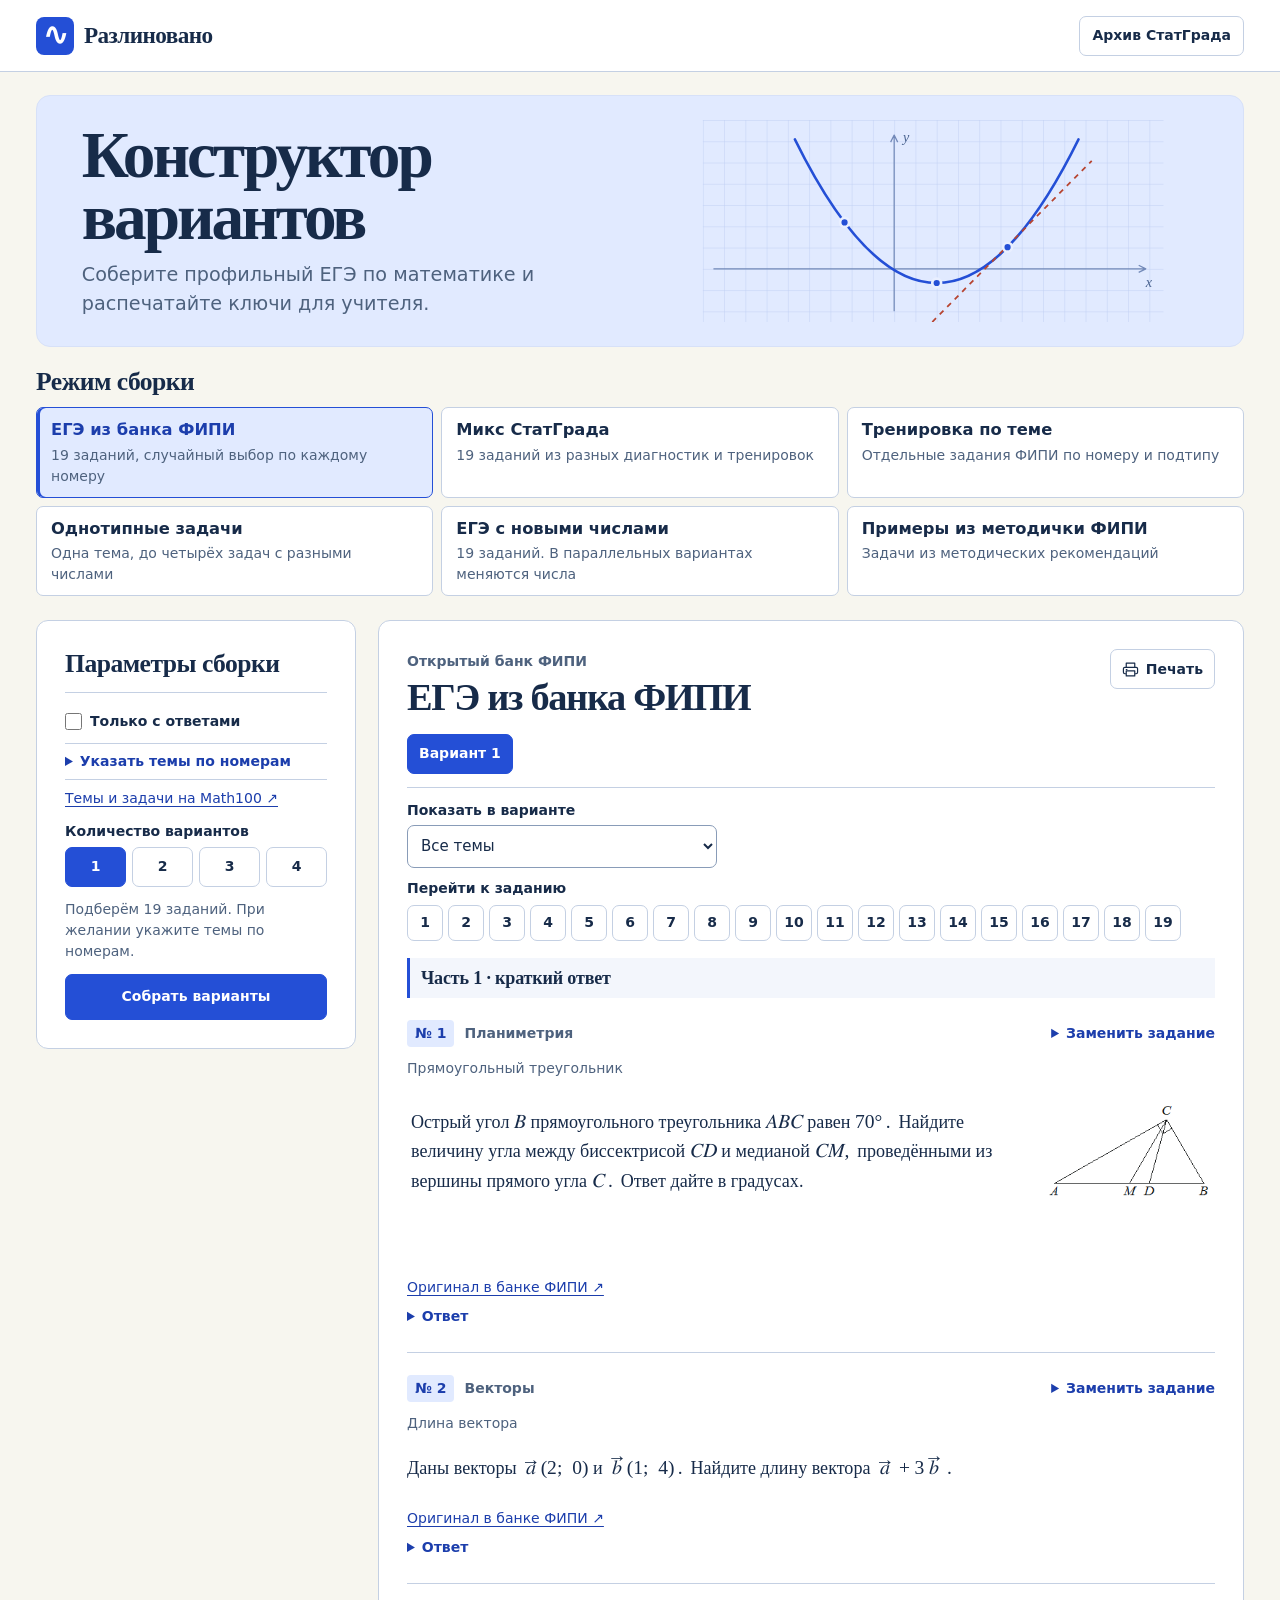
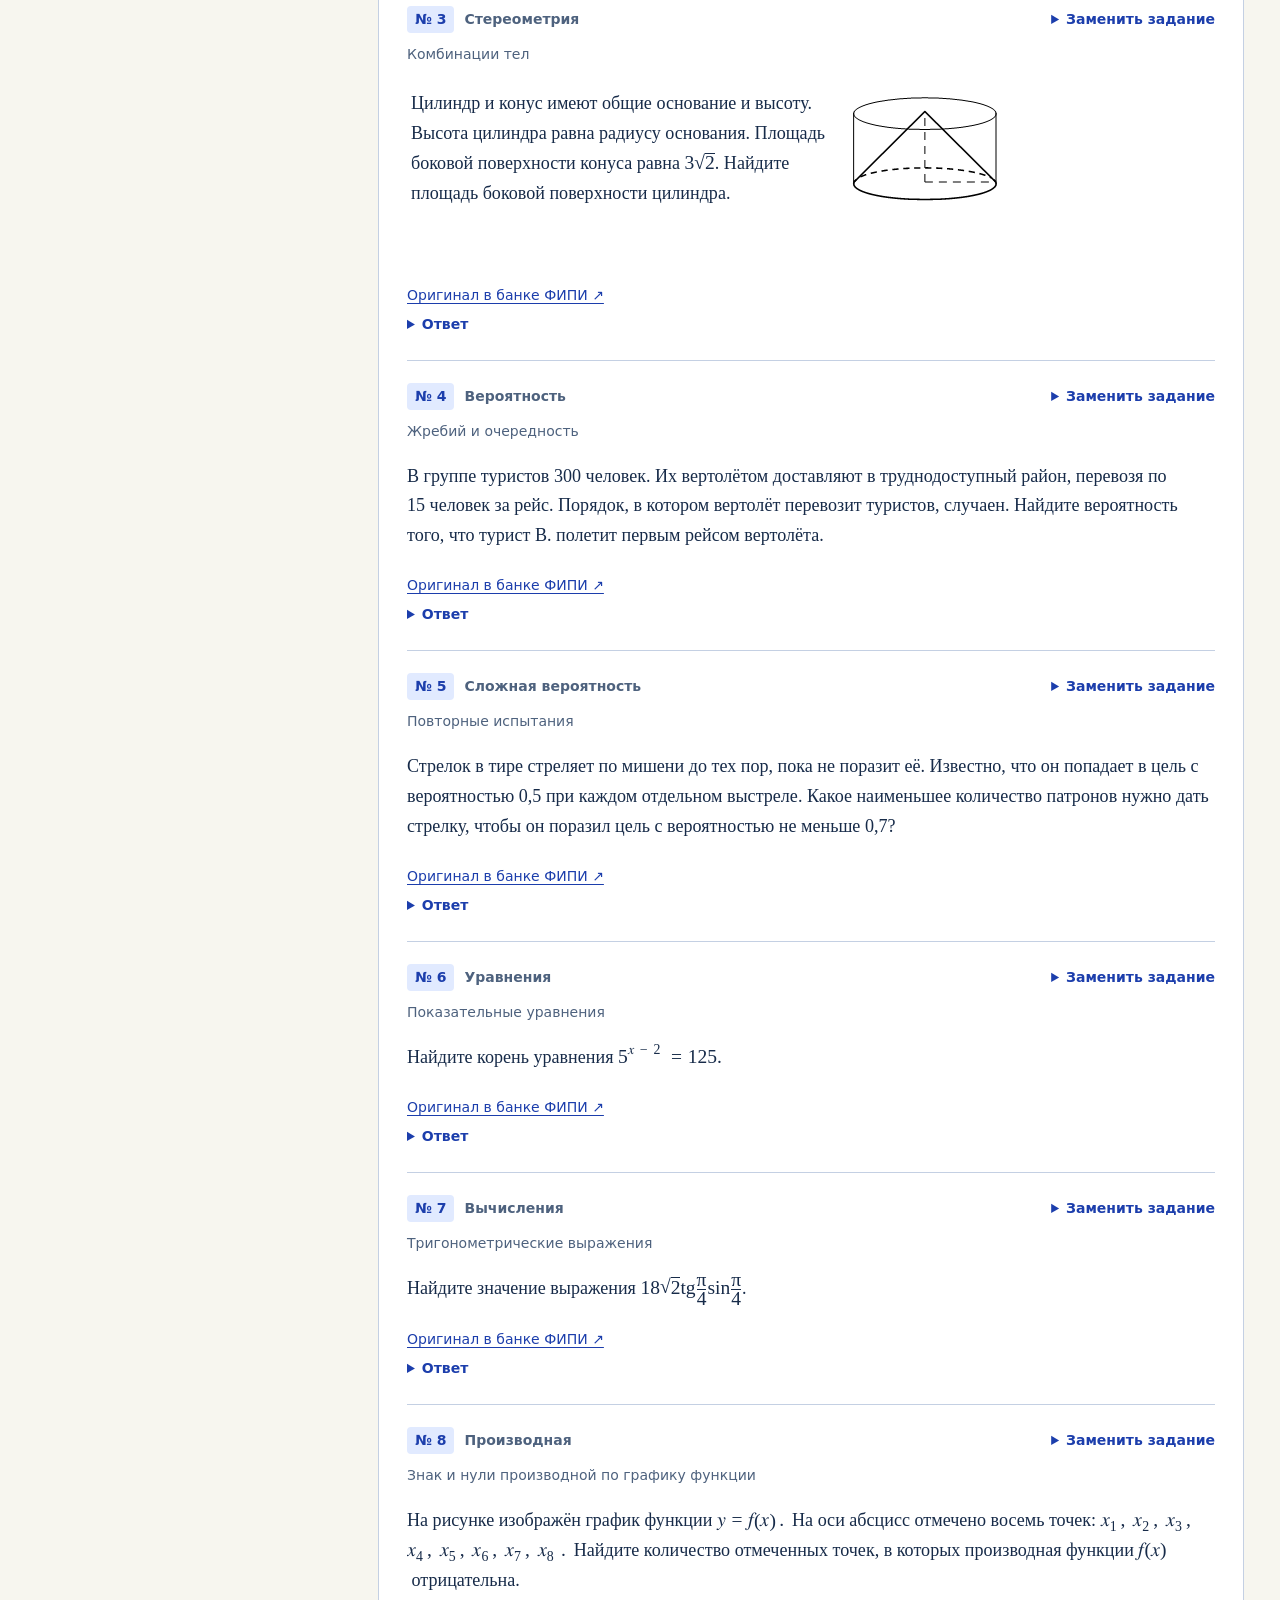
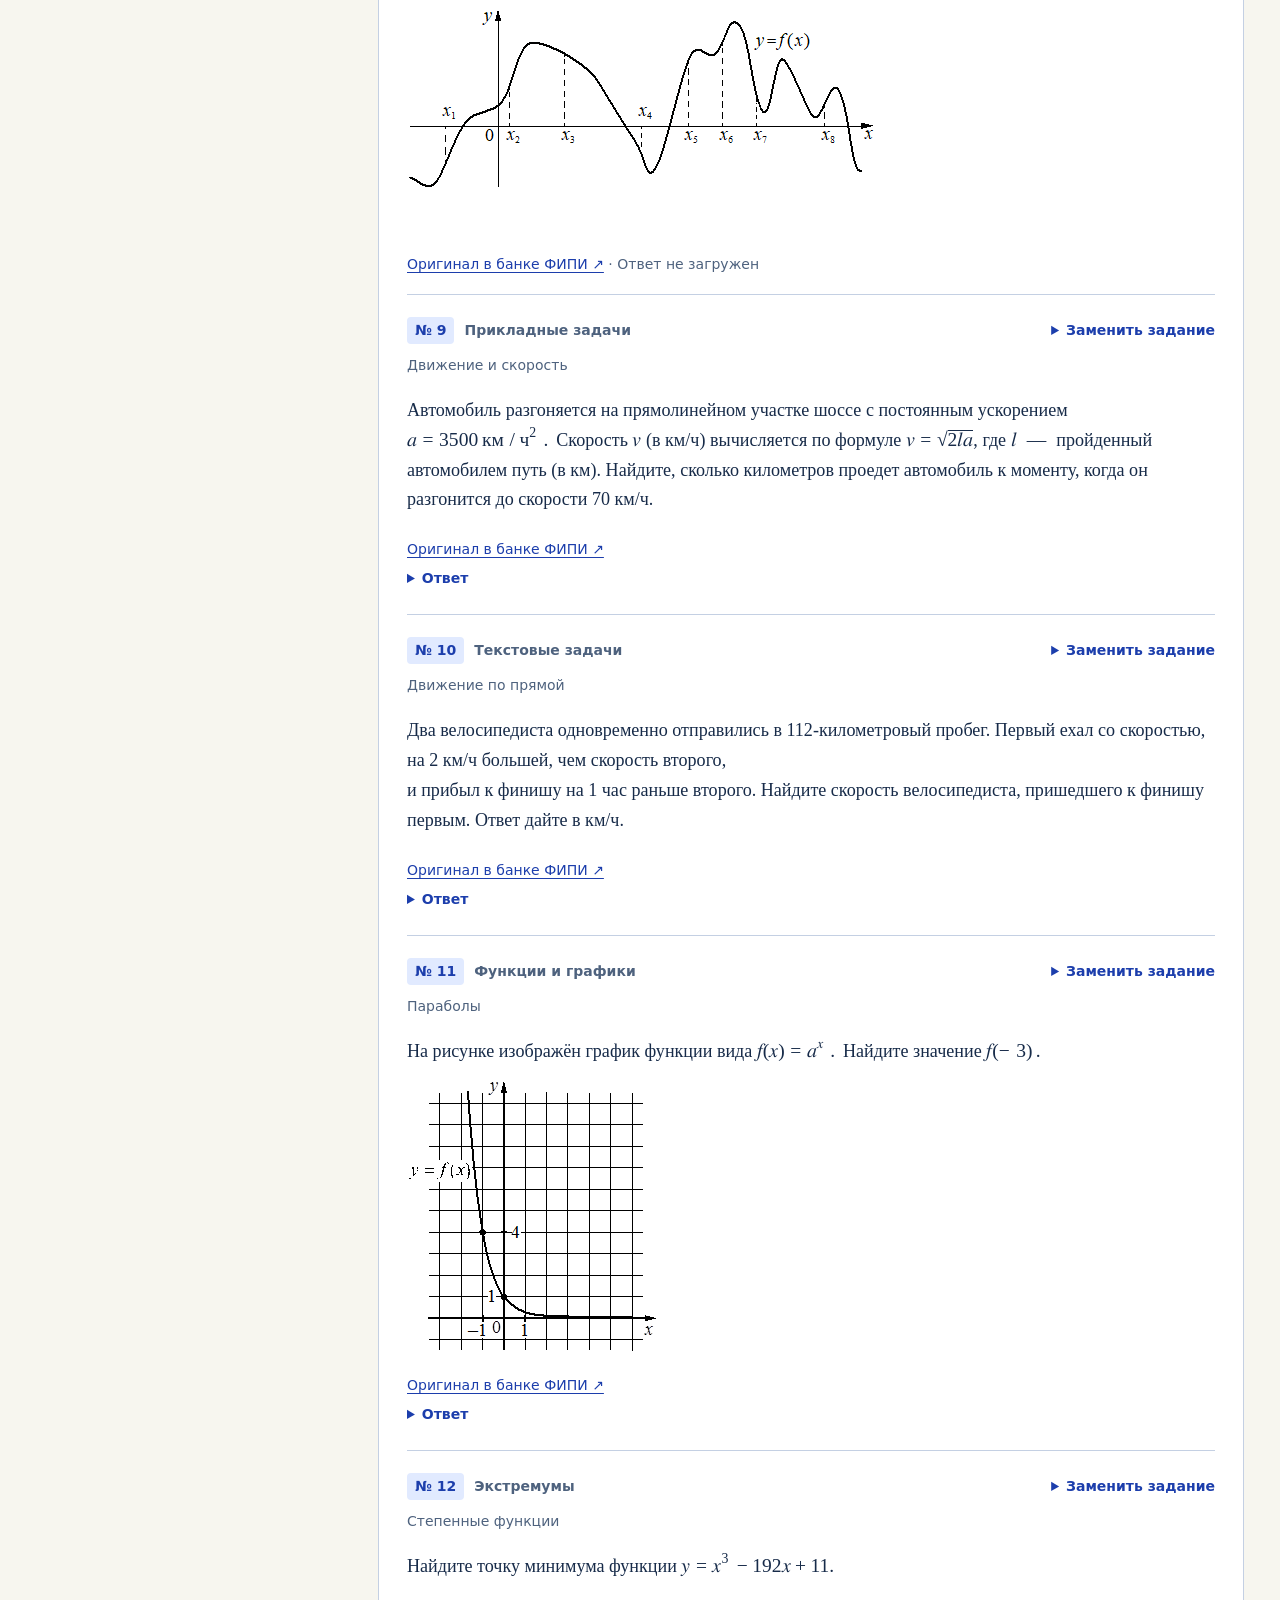
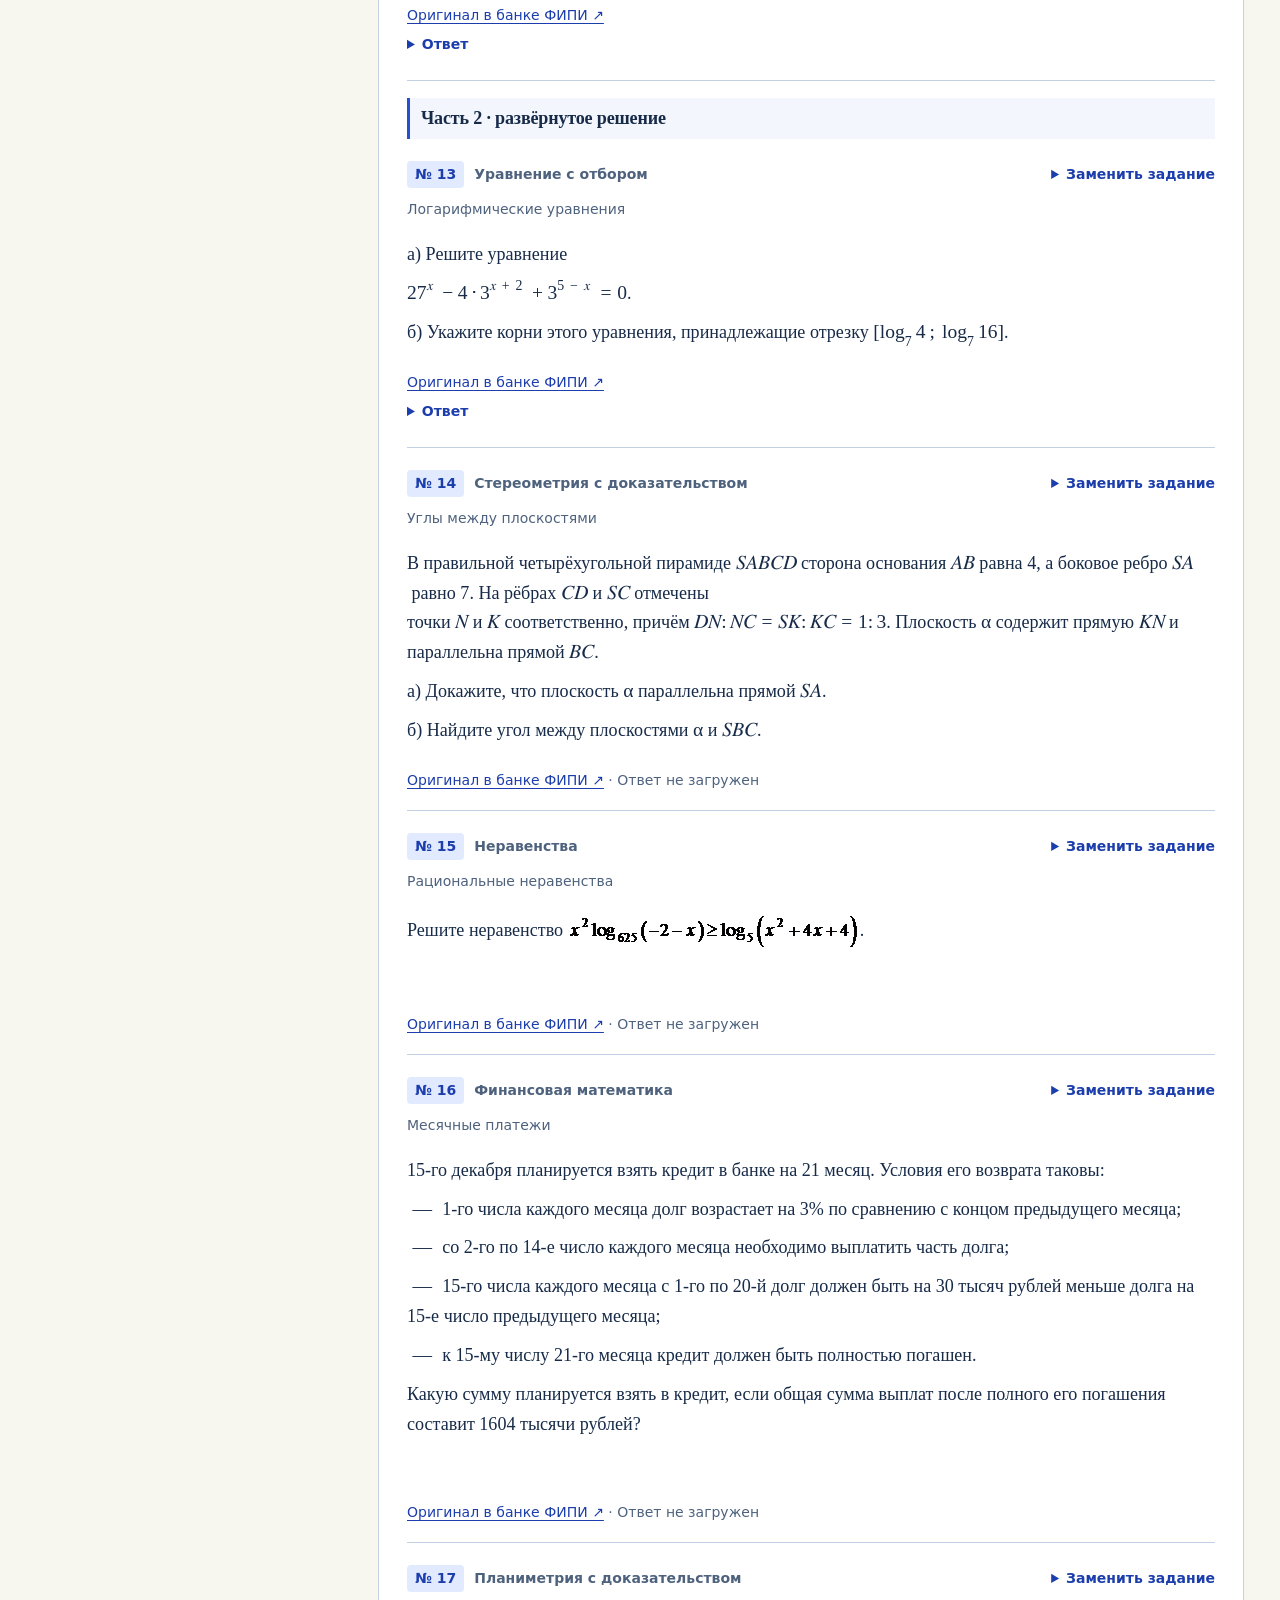
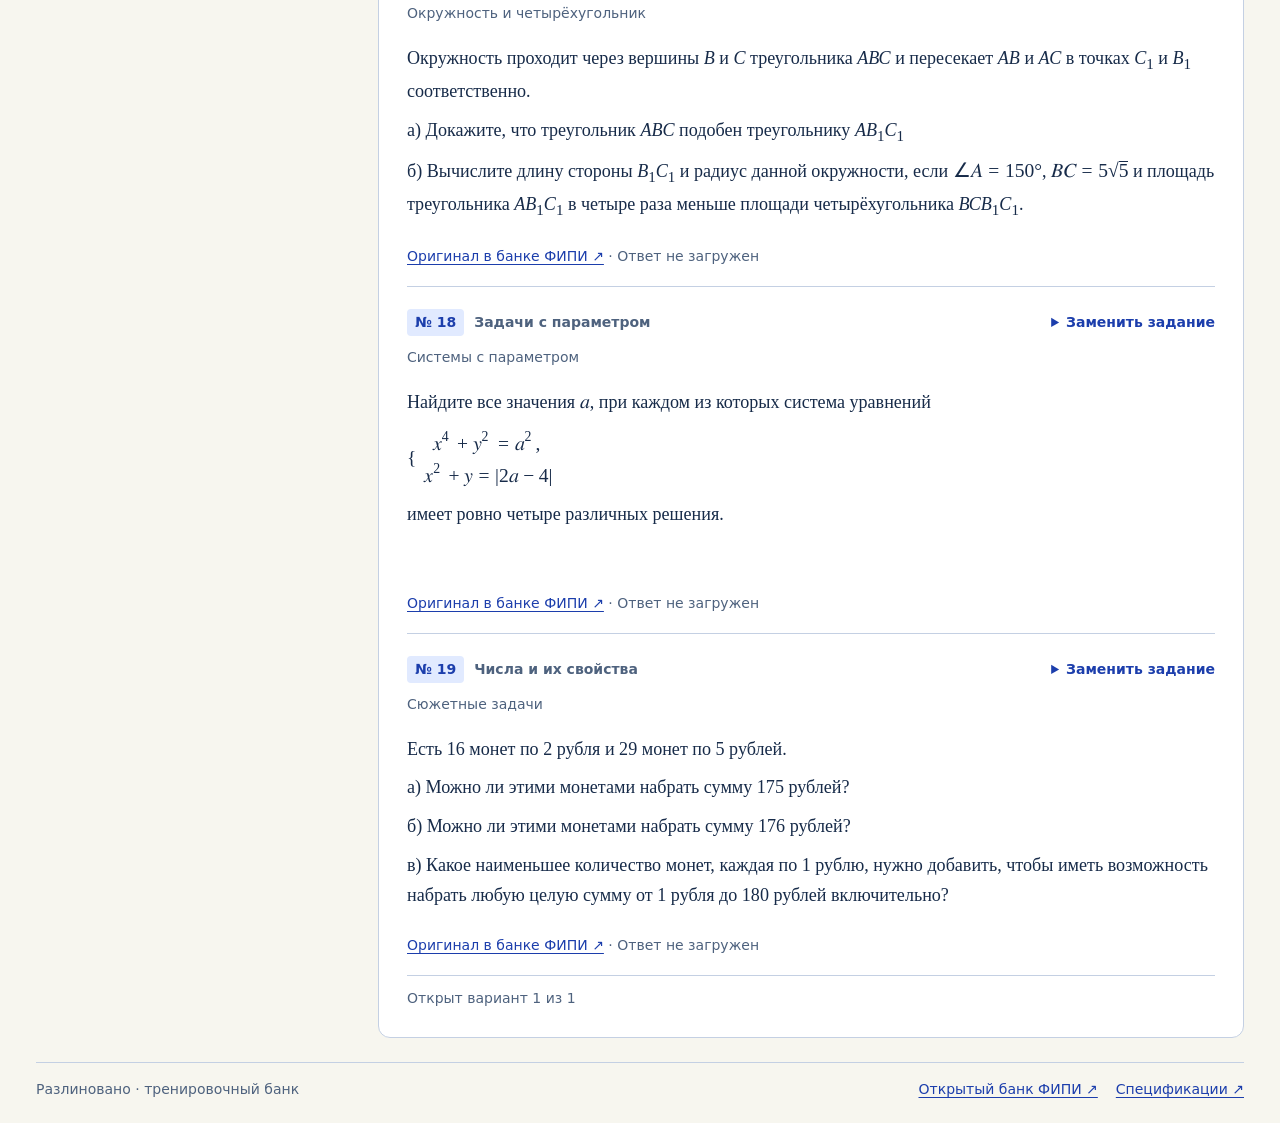
<file: index.html>
<!doctype html>
<html lang="ru">
<head>
  <meta charset="utf-8">
  <meta name="viewport" content="width=device-width, initial-scale=1">
  <meta name="theme-color" content="#f7f6ef">
  <title>Разлиновано — конструктор ЕГЭ</title>
  <link rel="stylesheet" href="style.css?v=workbook1">
</head>
<body>
  <a class="skip-link" href="#builder">К конструктору</a>
  <header class="site-header">
    <div class="wrap top">
      <a class="brand" href="index.html"><b aria-hidden="true">∿</b> Разлиновано</a>
      <a class="header-link" href="statgrad.html">Архив СтатГрада</a>
    </div>
  </header>

  <main class="wrap">
    <section class="hero" aria-labelledby="hero-title">
      <div class="hero-copy">
        <h1 id="hero-title">Конструктор<br class="hero-break"> вариантов</h1>
        <p>Соберите профильный ЕГЭ по математике и распечатайте ключи для учителя.</p>
      </div>
      <svg class="hero-graph" viewBox="0 0 520 228" aria-hidden="true" focusable="false">
        <defs>
          <pattern id="graph-grid" width="24" height="24" patternUnits="userSpaceOnUse">
            <path d="M24 0H0V24" fill="none" stroke="#bdcdf2" stroke-width="1"/>
          </pattern>
        </defs>
        <rect x="0" y="0" width="520" height="228" fill="url(#graph-grid)"/>
        <path d="M12 168H500m-8-4 8 4-8 4M216 216V17m-4 8 4-8 4 8" fill="none" stroke="#7289b8" stroke-width="1.4" stroke-linejoin="round"/>
        <path d="M104 22Q264 346 424 22" fill="none" stroke="#244fd6" stroke-width="3" stroke-linecap="round"/>
        <path d="M259 228 439 46" fill="none" stroke="#b74430" stroke-width="2" stroke-dasharray="6 6"/>
        <g fill="#244fd6" stroke="#e9efff" stroke-width="3">
          <circle cx="160" cy="115.56" r="5"/>
          <circle cx="264" cy="184" r="5"/>
          <circle cx="344" cy="143.5" r="5"/>
        </g>
        <g fill="#48628f" font-family="Georgia, serif" font-style="italic" font-size="16">
          <text x="500" y="188">x</text>
          <text x="226" y="25">y</text>
        </g>
      </svg>
    </section>

    <section class="builder-modes" aria-labelledby="builder">
      <h2 id="builder" tabindex="-1">Режим сборки</h2>
      <div id="mode-cards" class="mode-cards" role="group" aria-labelledby="builder"></div>
    </section>

    <div class="layout">
      <aside class="settings" aria-labelledby="settings-title">
        <h2 id="settings-title">Параметры сборки</h2>
        <select id="mode" hidden aria-label="Что собрать">
          <option value="fipi-exam">ЕГЭ из банка ФИПИ</option>
          <option value="statgrad">Микс СтатГрада</option>
          <option value="fipi">Тренировка по теме</option>
          <option value="series">Однотипные задачи</option>
          <option value="exam">ЕГЭ с новыми числами</option>
          <option value="official">Примеры из методички ФИПИ</option>
        </select>
        <div id="typeBox">
          <label for="type">Номер задания</label>
          <select id="type"></select>
        </div>
        <div id="familyBox">
          <label for="family">Тип задачи</label>
          <select id="family"></select>
        </div>
        <div id="bank-settings" hidden>
          <label class="check-row" for="keys-only"><input type="checkbox" id="keys-only"> Только с ответами</label>
          <div id="original-picker">
            <label for="subtype">Подтип задачи</label>
            <select id="subtype"></select>
            <label for="original-choice">Задание</label>
            <select id="original-choice"></select>
          </div>
          <details id="exam-subtypes" hidden>
            <summary>Указать темы по номерам</summary>
            <div id="exam-subtype-list"></div>
          </details>
          <p class="settings-source"><a id="math100-topics" href="https://math100.ru/ege-profil2024/" target="_blank" rel="noreferrer">Темы и задачи на Math100 ↗</a></p>
        </div>
        <div id="copies">
          <span class="label" id="copies-label">Количество вариантов</span>
          <div id="counts" role="group" aria-labelledby="copies-label"></div>
        </div>
        <p id="help" aria-live="polite"></p>
        <button id="generate" class="primary" type="button">Собрать комплект</button>
      </aside>

      <section class="paper" aria-labelledby="title">
        <div class="paperHead">
          <div><small id="meta"></small><h2 id="title"></h2></div>
          <button id="print" type="button">
            <svg width="17" height="17" viewBox="0 0 24 24" fill="none" stroke="currentColor" stroke-width="1.7" stroke-linecap="round" stroke-linejoin="round" aria-hidden="true" focusable="false">
              <path d="M6 9V3h12v6M6 18H4a2 2 0 0 1-2-2v-5a2 2 0 0 1 2-2h16a2 2 0 0 1 2 2v5a2 2 0 0 1-2 2h-2M6 14h12v7H6zM6 12h1"/>
            </svg>
            Печать
          </button>
        </div>
        <nav id="variants" aria-label="Варианты"></nav>
        <div class="paper-tools">
          <label id="filter-box" hidden>Показать в варианте<select id="topic-filter"></select></label>
          <div class="jump-tools">
            <span id="jump-title">Перейти к заданию</span>
            <div id="jump-list" role="group" aria-labelledby="jump-title" hidden></div>
          </div>
        </div>
        <div id="tasks"></div>
        <div id="message" role="status"></div>
      </section>
    </div>

    <footer>
      <span>Разлиновано · тренировочный банк</span>
      <a href="https://fipi.ru/ege/otkrytyy-bank-zadaniy-ege/" target="_blank" rel="noreferrer">Открытый банк ФИПИ ↗</a>
      <a href="https://fipi.ru/ege/demoversii-specifikacii-kodifikatory" target="_blank" rel="noreferrer">Спецификации ↗</a>
    </footer>
  </main>

  <script src="data/bank.js"></script>
  <script src="data/fipi.js"></script>
  <script src="data/exam-numbers.js"></script>
  <script src="data/statgrad-tasks.js?v=shuffle1"></script>
  <script src="subtypes.js"></script>
  <script src="official-bank.js?v=shuffle1"></script>
  <script src="engine.js"></script>
  <script src="figures.js"></script>
  <script src="app.js?v=workbook1"></script>
</body>
</html>
</file>
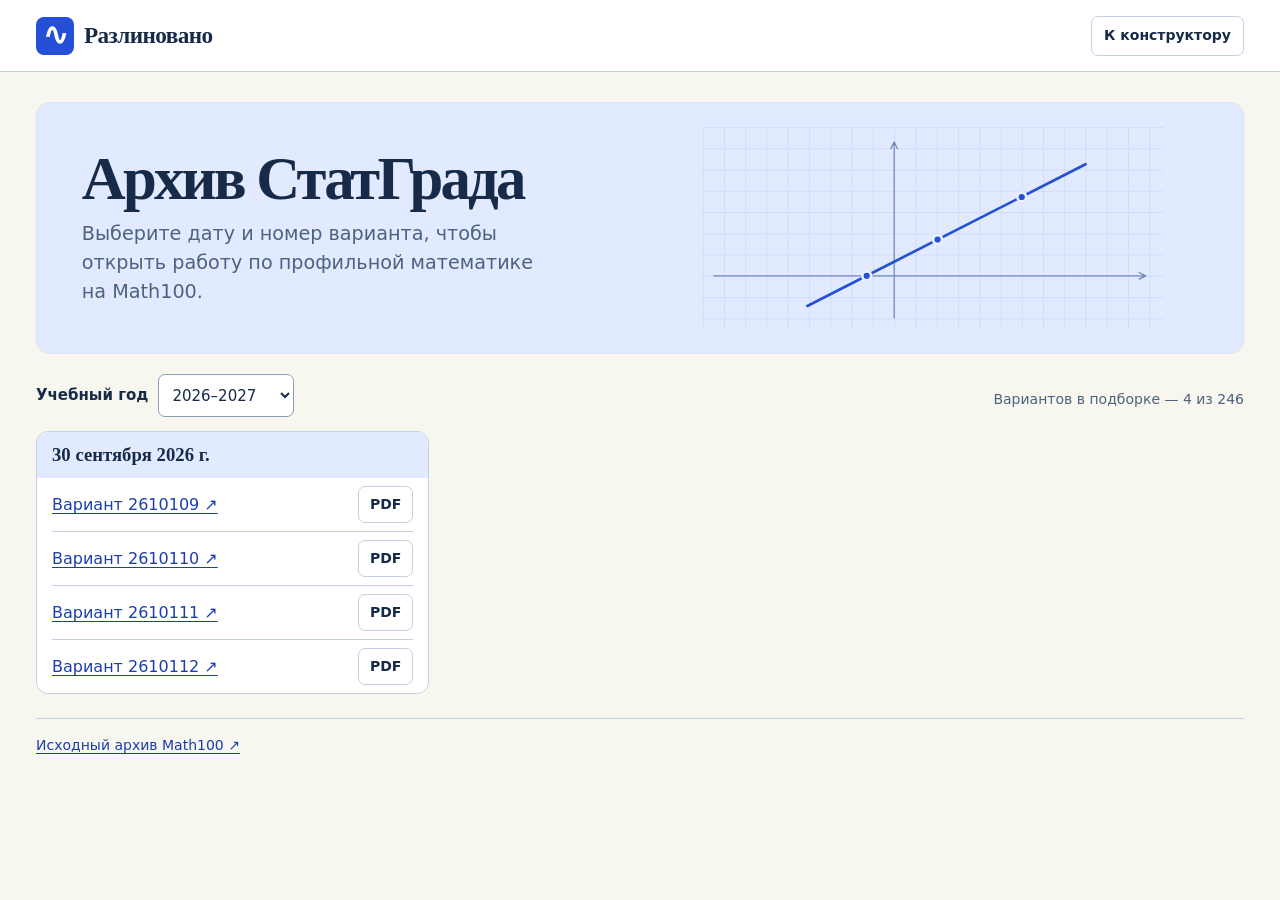
<file: statgrad.html>
<!doctype html>
<html lang="ru">
<head>
  <meta charset="utf-8">
  <meta name="viewport" content="width=device-width,initial-scale=1">
  <meta name="theme-color" content="#f7f6ef">
  <title>Архив СтатГрада · Разлиновано</title>
  <link rel="stylesheet" href="style.css?v=workbook1">
</head>
<body>
  <header class="site-header">
    <div class="wrap top">
      <a class="brand" href="index.html"><b aria-hidden="true">∿</b> Разлиновано</a>
      <a class="header-link" href="index.html">К конструктору</a>
    </div>
  </header>
  <main class="wrap archive">
    <section class="hero" aria-labelledby="archive-title">
      <div class="hero-copy">
        <h1 id="archive-title">Архив СтатГрада</h1>
        <p>Выберите дату и номер варианта, чтобы открыть работу по профильной математике на Math100.</p>
      </div>
      <svg class="hero-graph" viewBox="0 0 520 228" aria-hidden="true" focusable="false">
        <defs>
          <pattern id="archive-grid" width="24" height="24" patternUnits="userSpaceOnUse">
            <path d="M24 0H0V24" fill="none" stroke="#bdcdf2" stroke-width="1"/>
          </pattern>
        </defs>
        <rect width="520" height="228" fill="url(#archive-grid)"/>
        <path d="M12 168H500m-8-4 8 4-8 4M216 216V17m-4 8 4-8 4 8" fill="none" stroke="#7289b8" stroke-width="1.4" stroke-linejoin="round"/>
        <path d="M118 202 432 42" fill="none" stroke="#244fd6" stroke-width="3" stroke-linecap="round"/>
        <g fill="#244fd6" stroke="#e9efff" stroke-width="3">
          <circle cx="185" cy="168" r="5"/>
          <circle cx="265" cy="127" r="5"/>
          <circle cx="360" cy="79" r="5"/>
        </g>
      </svg>
    </section>
    <div class="archive-controls">
      <label>Учебный год<select id="archive-year"></select></label>
      <span id="archive-count" role="status"></span>
    </div>
    <div id="archive-list" class="archive-list"></div>
    <footer><a href="https://math100.ru/egeprofil-statgrad/" target="_blank" rel="noreferrer">Исходный архив Math100 ↗</a></footer>
  </main>
  <dialog id="preview" aria-labelledby="pdf-title">
    <header><h2 id="pdf-title">Просмотр варианта</h2><button type="button" id="close-preview">Закрыть</button></header>
    <iframe title="Документ Math100"></iframe>
    <a id="open-pdf" target="_blank" rel="noreferrer">Открыть PDF в новой вкладке ↗</a>
  </dialog>
  <script src="data/statgrad.js"></script>
  <script>
    const archive = globalThis.statgradArchive;
    const yearSelect = document.getElementById('archive-year');
    const dateFormat = new Intl.DateTimeFormat('ru-RU', {day:'numeric',month:'long',year:'numeric',timeZone:'UTC'});
    function schoolYear(row) {
      const [year, month] = row.date.split('-').map(Number);
      return month >= 9 ? year : year-1;
    }
    const years = [...new Set(archive.map(schoolYear))].sort((a,b)=>b-a);
    yearSelect.add(new Option('Все годы','all'));
    for (const year of years) yearSelect.add(new Option(year+'–'+(year+1),year));
    yearSelect.value = String(years[0]);
    const preview = document.getElementById('preview');
    const frame = preview.querySelector('iframe');
    function showPdf(work) {
      const title = 'Вариант '+work.label+' · '+dateFormat.format(new Date(work.date+'T00:00:00Z'));
      document.getElementById('pdf-title').textContent = title;
      document.getElementById('open-pdf').href = work.viewer;
      frame.title = title;
      frame.src = work.viewer;
      preview.showModal();
    }
    document.getElementById('close-preview').onclick = ()=>preview.close();
    preview.addEventListener('close',()=>frame.removeAttribute('src'));
    function link(url,text) {
      const element = document.createElement('a');
      element.href=url; element.textContent=text; element.target='_blank'; element.rel='noreferrer';
      return element;
    }
    function showWorks() {
      const selected = yearSelect.value;
      const works = archive.filter(work=>selected==='all' || String(schoolYear(work))===selected);
      const byDate = new Map();
      for (const work of works) {
        if (!byDate.has(work.date)) byDate.set(work.date,[]);
        byDate.get(work.date).push(work);
      }
      const list = document.getElementById('archive-list');
      list.replaceChildren();
      for (const date of [...byDate.keys()].sort().reverse()) {
        const section = document.createElement('section');
        const heading = document.createElement('h2');
        heading.textContent = dateFormat.format(new Date(date+'T00:00:00Z'));
        const items = document.createElement('ul');
        for (const work of byDate.get(date)) {
          const item = document.createElement('li');
          item.append(link(work.url,'Вариант '+work.label+' ↗'));
          if (work.viewer) {
            const view = document.createElement('button');
            view.textContent = 'PDF';
            view.setAttribute('aria-label','Посмотреть PDF варианта '+work.label);
            view.addEventListener('click',()=>showPdf(work));
            item.append(view);
          }
          items.append(item);
        }
        section.append(heading,items); list.append(section);
      }
      document.getElementById('archive-count').textContent='Вариантов в подборке — '+works.length+' из '+archive.length;
    }
    yearSelect.addEventListener('change',showWorks);
    showWorks();
  </script>
</body>
</html>
</file>
<file: style.css>
:root {
  --background: #f7f6ef;
  --paper: #fff;
  --ink: #172b49;
  --muted: #4e627e;
  --blue: #244fd6;
  --blue-hover: #1c3eac;
  --blue-wash: #e1eaff;
  --soft: #f3f6fc;
  --line: #c4d0e3;
  --control-line: #899cb8;
  --radius: 12px;
  --display: Georgia, "Times New Roman", serif;
  font: 16px/1.5 "Segoe UI", system-ui, sans-serif;
  color: var(--ink);
  background: var(--background);
}

*, *::before, *::after { box-sizing: border-box; }
body { margin: 0; }
h1, h2, h3, p { margin-top: 0; }
a { color: var(--blue-hover); text-underline-offset: 3px; }
a:hover { color: var(--blue); }

.wrap {
  width: min(1518px, 100%);
  margin-inline: auto;
  padding-inline: clamp(16px, 3vw, 36px);
}

.skip-link {
  position: fixed;
  z-index: 2;
  top: 8px;
  left: 8px;
  padding: 8px 12px;
  background: var(--paper);
  transform: translateY(-150%);
}
.skip-link:focus { transform: none; }

.site-header {
  border-bottom: 1px solid var(--line);
  background: var(--paper);
}
.top {
  display: flex;
  align-items: center;
  justify-content: space-between;
  gap: 12px;
  min-height: 71px;
}
.brand {
  display: inline-flex;
  align-items: center;
  gap: 10px;
  color: var(--ink);
  font: 700 1.45rem/1.2 var(--display);
  letter-spacing: -.025em;
  text-decoration: none;
}
.brand b {
  display: grid;
  place-items: center;
  width: 38px;
  height: 38px;
  border-radius: 8px;
  background: var(--blue);
  color: white;
  font: 700 1.9rem/1 var(--display);
}
.header-link {
  display: inline-flex;
  align-items: center;
  justify-content: center;
  min-height: 40px;
  padding: 6px 12px;
  border: 1px solid var(--line);
  border-radius: 7px;
  color: var(--ink);
  font-size: .875rem;
  font-weight: 650;
  text-align: center;
  text-decoration: none;
}
.header-link:hover { border-color: var(--blue); background: var(--soft); }

.hero {
  display: grid;
  grid-template-columns: 1.06fr 1fr;
  align-items: center;
  gap: 24px;
  min-height: 250px;
  margin-block: 23px 20px;
  padding: 24px clamp(22px, 3.5vw, 48px);
  border: 1px solid #d7e1f8;
  border-radius: 14px;
  background: var(--blue-wash);
}
.hero h1 {
  margin: 0 0 12px;
  font: 700 clamp(2.25rem, 5.1vw, 4.5rem)/.96 var(--display);
  letter-spacing: -.046em;
}
.hero p {
  max-width: 465px;
  margin-bottom: 0;
  color: var(--muted);
  font-size: clamp(.9375rem, 1.55vw, 1.2rem);
}
.hero-graph {
  display: block;
  width: 100%;
  max-height: 202px;
  margin-inline: auto;
}

.builder-modes { margin-bottom: 24px; }
.builder-modes h2, .settings h2 {
  margin-bottom: 11px;
  font: 700 clamp(1.2rem, 2vw, 1.65rem)/1.15 var(--display);
  letter-spacing: -.02em;
}
.mode-cards {
  display: grid;
  grid-template-columns: repeat(3, minmax(0, 1fr));
  gap: 8px;
}
.mode-cards button {
  display: grid;
  align-content: start;
  gap: 2px;
  min-height: 76px;
  padding: 10px 14px;
  text-align: left;
}
.mode-cards strong { font-size: 1.02rem; font-weight: 720; }
.mode-cards span { color: var(--muted); font-size: .875rem; font-weight: 400; }
.mode-cards button[aria-pressed="true"] {
  background: var(--blue-wash);
  color: var(--blue-hover);
  box-shadow: inset 3px 0 var(--blue);
}

.layout {
  display: grid;
  grid-template-columns: clamp(250px, 25vw, 350px) minmax(0, 1fr);
  gap: 22px;
  align-items: start;
}
.settings, .paper {
  min-width: 0;
  padding: clamp(16px, 2.3vw, 28px);
  border: 1px solid var(--line);
  border-radius: var(--radius);
  background: var(--paper);
}
.settings { position: sticky; top: 12px; }
.settings h2 {
  padding-bottom: 13px;
  border-bottom: 1px solid var(--line);
  margin-bottom: 13px;
}
.settings label:not([hidden]), .label {
  display: block;
  margin: 12px 0 5px;
  font-size: .875rem;
  font-weight: 650;
}
.settings .check-row:not([hidden]) {
  display: flex;
  align-items: center;
  gap: 8px;
  min-height: 32px;
  cursor: pointer;
}
[hidden] { display: none; }
input[type="checkbox"] {
  width: 17px;
  height: 17px;
  margin: 0;
  accent-color: var(--blue);
}

button, select { font: inherit; }
button {
  min-height: 40px;
  padding: 7px 11px;
  border: 1px solid var(--line);
  border-radius: 7px;
  background: var(--paper);
  color: var(--ink);
  font-size: .875rem;
  font-weight: 650;
  cursor: pointer;
  transition: color 140ms ease, border-color 140ms ease, background-color 140ms ease;
}
button:hover:not(:disabled, [aria-pressed="true"]) { border-color: var(--blue); background: var(--soft); }
button:disabled { opacity: .5; cursor: default; }
select {
  width: 100%;
  max-width: 100%;
  min-width: 0;
  min-height: 43px;
  padding: 7px 9px;
  border: 1px solid var(--control-line);
  border-radius: 7px;
  background: var(--paper);
  color: var(--ink);
  font-size: .9375rem;
  font-weight: 500;
}
:where(button, select, input, a, summary):focus-visible {
  outline: 3px solid var(--blue);
  outline-offset: 2px;
}
button[aria-pressed="true"] {
  border-color: var(--blue);
  background: var(--blue-wash);
  color: var(--blue-hover);
}
button.primary {
  width: 100%;
  min-height: 46px;
  border-color: var(--blue);
  background: var(--blue);
  color: white;
}
button.primary:hover:not(:disabled) { border-color: var(--blue-hover); background: var(--blue-hover); }

#counts, #variants {
  display: flex;
  flex-wrap: wrap;
  gap: 6px;
}
#counts button { flex: 1; }
#counts button[aria-pressed="true"], #variants button[aria-pressed="true"] {
  background: var(--blue);
  color: white;
}
#help, .settings-source, small, #message, footer {
  color: var(--muted);
  font-size: .875rem;
}
#help { margin: 12px 0; }
.settings-source { margin: 8px 0; }
#exam-subtypes { border-block: 1px solid var(--line); }
#exam-subtype-list {
  max-height: min(40vh, 260px);
  overflow: auto;
  padding: 0 4px 8px;
}

.paperHead {
  display: flex;
  align-items: flex-start;
  justify-content: space-between;
  gap: 12px;
  margin-bottom: 15px;
}
.paperHead h2 {
  margin: 3px 0 0;
  font: 700 clamp(1.65rem, 3vw, 2.55rem)/1.1 var(--display);
  letter-spacing: -.035em;
}
.paperHead small { font-weight: 650; }
#print { display: inline-flex; align-items: center; gap: 7px; flex: none; }
#variants {
  padding-bottom: 13px;
  border-bottom: 1px solid var(--line);
}
#filter-box, .edit-controls label { font-size: .875rem; font-weight: 650; }
#filter-box select, .edit-controls select { display: block; margin-top: 4px; }
#filter-box:not([hidden]) {
  display: block;
  width: min(100%, 310px);
  margin: 12px 0 9px;
}
.jump-tools {
  display: flex;
  flex-wrap: wrap;
  align-items: baseline;
  gap: 6px 12px;
  margin-block: 10px 15px;
}
.jump-tools:has(#jump-list[hidden]) { display: none; }
#jump-title { font-size: .875rem; font-weight: 650; }
#jump-list:not([hidden]) {
  display: flex;
  flex-wrap: wrap;
  gap: 5px;
}
#jump-list button {
  min-width: 36px;
  min-height: 36px;
  padding: 4px;
  font-variant-numeric: tabular-nums;
}
.sheet h3 {
  margin: 17px 0 0;
  padding: 9px 11px;
  border-left: 3px solid var(--blue);
  background: var(--soft);
  font: 700 1.13rem/1.25 var(--display);
  letter-spacing: -.01em;
}
article {
  padding-block: 18px;
  border-bottom: 1px solid var(--line);
  scroll-margin-top: 14px;
}
.taskhead {
  display: flex;
  flex-wrap: wrap;
  align-items: center;
  gap: 7px 10px;
  color: var(--muted);
  font-size: .875rem;
  font-weight: 650;
}
.taskhead b {
  padding: 3px 8px;
  border-radius: 4px;
  background: var(--blue-wash);
  color: var(--blue-hover);
  font-variant-numeric: tabular-nums;
}
article > p, .original-body {
  font: 1.13rem/1.65 var(--display);
  margin: 11px 0 13px;
}
article > p { white-space: pre-line; }
.original-body { min-width: 0; overflow-x: auto; }
.original-body p { margin: .5em 0; }
.original-body img { max-width: 100%; height: auto; vertical-align: middle; }
.original-body table { border-collapse: collapse; }
.original-body :is(td, th) { padding: 4px; }
.original-body math { font-size: 1.08em; }
.original-body.statgrad-crop { width: min(100%, 690px); }
.statgrad-crop img { display: block; max-width: 100%; margin-bottom: 4px; }
article > a, .subtype-caption { font-size: .875rem; }
.subtype-caption { margin-top: 7px; color: var(--muted); }
.task-figure {
  display: block;
  width: min(100%, 320px);
  height: auto;
  margin: 8px auto 16px;
  background: white;
  color: #202624;
}

summary {
  width: fit-content;
  padding: 7px 0;
  color: var(--blue-hover);
  font-size: .875rem;
  font-weight: 650;
  cursor: pointer;
}
details[open] {
  padding: 4px 10px 9px;
  border-radius: 7px;
  background: var(--soft);
}
details p { margin: 5px 0; }
.task-editor { min-width: 0; margin-left: auto; }
.task-editor[open] { width: 100%; }
.edit-controls { display: grid; gap: 8px; }
.edit-controls button { justify-self: start; }
.analog { display: flex; flex-wrap: wrap; gap: 8px; margin: 12px 0; }
#message { margin-top: 12px; }

footer {
  display: flex;
  flex-wrap: wrap;
  gap: 10px 18px;
  margin-top: 24px;
  padding: 16px 0 23px;
  border-top: 1px solid var(--line);
}
footer span { margin-right: auto; }

.archive { margin-block: 30px; }
.archive .hero { margin-top: 0; }
.archive .hero h1 { font-size: clamp(2.11rem, 4.8vw, 3.8rem); }
.archive-controls {
  display: flex;
  flex-wrap: wrap;
  align-items: end;
  justify-content: space-between;
  gap: 12px;
  margin: 0 0 14px;
}
.archive-controls label { display: flex; align-items: center; gap: 10px; font-size: .9375rem; font-weight: 650; }
.archive-controls select { width: auto; min-width: 136px; }
#archive-count { padding-block: 7px; color: var(--muted); font-size: .875rem; }
.archive-list {
  display: grid;
  grid-template-columns: repeat(3, minmax(0, 1fr));
  align-items: start;
  gap: 14px;
}
.archive-list section { overflow: hidden; border: 1px solid var(--line); border-radius: var(--radius); background: var(--paper); }
.archive-list h2 { margin: 0; padding: 12px 15px; background: var(--blue-wash); font: 700 1.17rem/1.2 var(--display); }
.archive-list ul { margin: 0; padding: 0 15px; list-style: none; }
.archive-list li { display: flex; align-items: center; justify-content: space-between; gap: 12px; padding: 8px 0; }
.archive-list li + li { border-top: 1px solid var(--line); }
.archive-list a { padding: 6px 0; }
.archive-list button { min-height: 36px; }

dialog {
  width: min(850px, calc(100% - 24px));
  max-height: calc(100dvh - 24px);
  padding: 15px;
  border: 1px solid var(--line);
  border-radius: var(--radius);
  background: var(--paper);
  color: var(--ink);
}
dialog::backdrop { background: rgb(23 43 73 / .58); }
dialog header { display: flex; align-items: center; justify-content: space-between; gap: 12px; }
dialog h2 { margin: 0; font-size: 1.1rem; }
dialog iframe { display: block; width: 100%; height: 65vh; margin: 12px 0; border: 1px solid var(--line); }

.printOnly, #answer-key { display: none; }
@media screen {
  .filtered { display: none; }
}
@media (max-width: 780px) {
  .layout { grid-template-columns: 1fr; gap: 14px; }
  .settings { position: static; }
  .hero { min-height: 176px; gap: 12px; }
  .archive-list { grid-template-columns: repeat(2, minmax(0, 1fr)); }
}
@media (max-width: 560px) {
  .top { min-height: 60px; }
  .brand { gap: 7px; font-size: 1rem; }
  .brand b { width: 32px; height: 32px; font-size: 1.6rem; }
  .header-link { padding-inline: 7px; font-size: .765rem; }
  .hero {
    grid-template-columns: 1fr;
    min-height: 0;
    gap: 12px;
    margin-block: 16px 20px;
    padding: 19px 17px 13px;
  }
  .hero-break { display: none; }
  .hero-graph { width: 100%; max-height: 106px; }
  .mode-cards { grid-template-columns: repeat(2, minmax(0, 1fr)); }
  .mode-cards button { padding: 8px 9px; }
  .mode-cards strong { font-size: .875rem; }
  .mode-cards span { font-size: .7625rem; }
  .builder-modes { margin-bottom: 16px; }
  .paperHead h2 { font-size: 1.6rem; }
  .task-editor { margin-left: 0; }
  .archive { margin-block: 16px; }
  .archive-list { grid-template-columns: 1fr; }
}
@media (max-width: 350px) {
  .mode-cards { grid-template-columns: 1fr; }
}
@media (prefers-reduced-motion: reduce) {
  button { transition: none; }
}

@media print {
  :root, body { background: white; color: black; }
  .wrap, .paper { width: 100%; padding: 0; border: 0; }
  .layout { display: block; }
  .paper { background: white; color: black; }
  .skip-link, .site-header, .hero, .builder-modes, .settings, footer,
  #variants, .paperHead, .paper-tools, details, #message, .analog, article > a, article > small {
    display: none;
  }
  .sheet { margin: 0; }
  .sheet[hidden], .printOnly, #answer-key { display: block; }
  .sheet + .sheet, #answer-key, #answer-key.full-exam section + section { break-before: page; }
  .sheet h3 { margin: 8px 0; padding: 0; border: 0; background: none; break-after: avoid; }
  article { break-inside: avoid; padding: 7px 0; }
  .taskhead, .taskhead b { color: black; }
  .taskhead b { padding: 0; background: none; }
  article > p, .original-body { margin-block: 6px; font-size: 12pt; }
  .original-body { overflow: visible; }
  .original-body img { max-height: 76mm; object-fit: contain; }
  .task-figure { width: 53mm; margin: 2mm 0; }
  #answer-key section { break-inside: avoid; }
  #answer-key h2, #answer-key h3 { break-after: avoid; }
  #answer-key dl { margin: 0; }
  #answer-key dl > div { display: flex; gap: 8mm; border-bottom: 1px solid #ccc; padding: 1mm 0; break-inside: avoid; }
  #answer-key dt { width: 14mm; font-weight: bold; flex: none; }
  #answer-key dd { margin: 0; }
}
</file>
